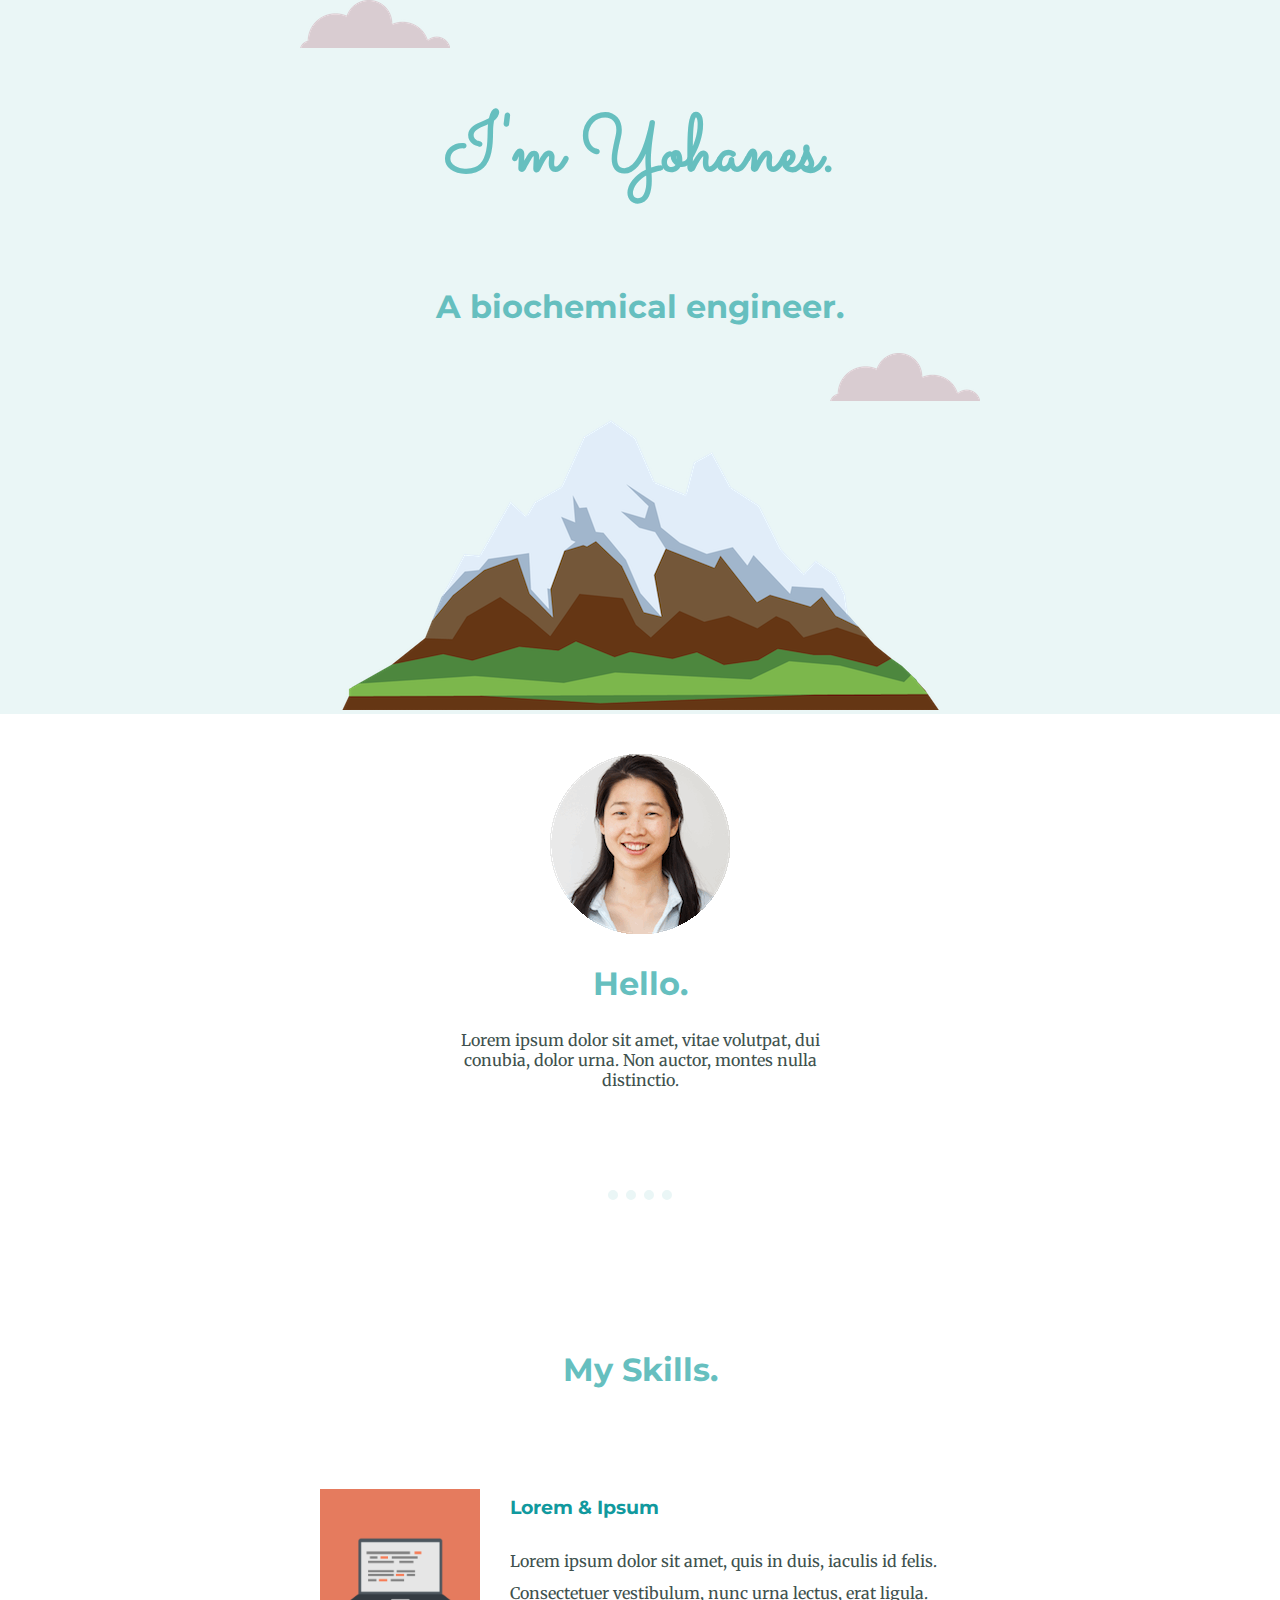
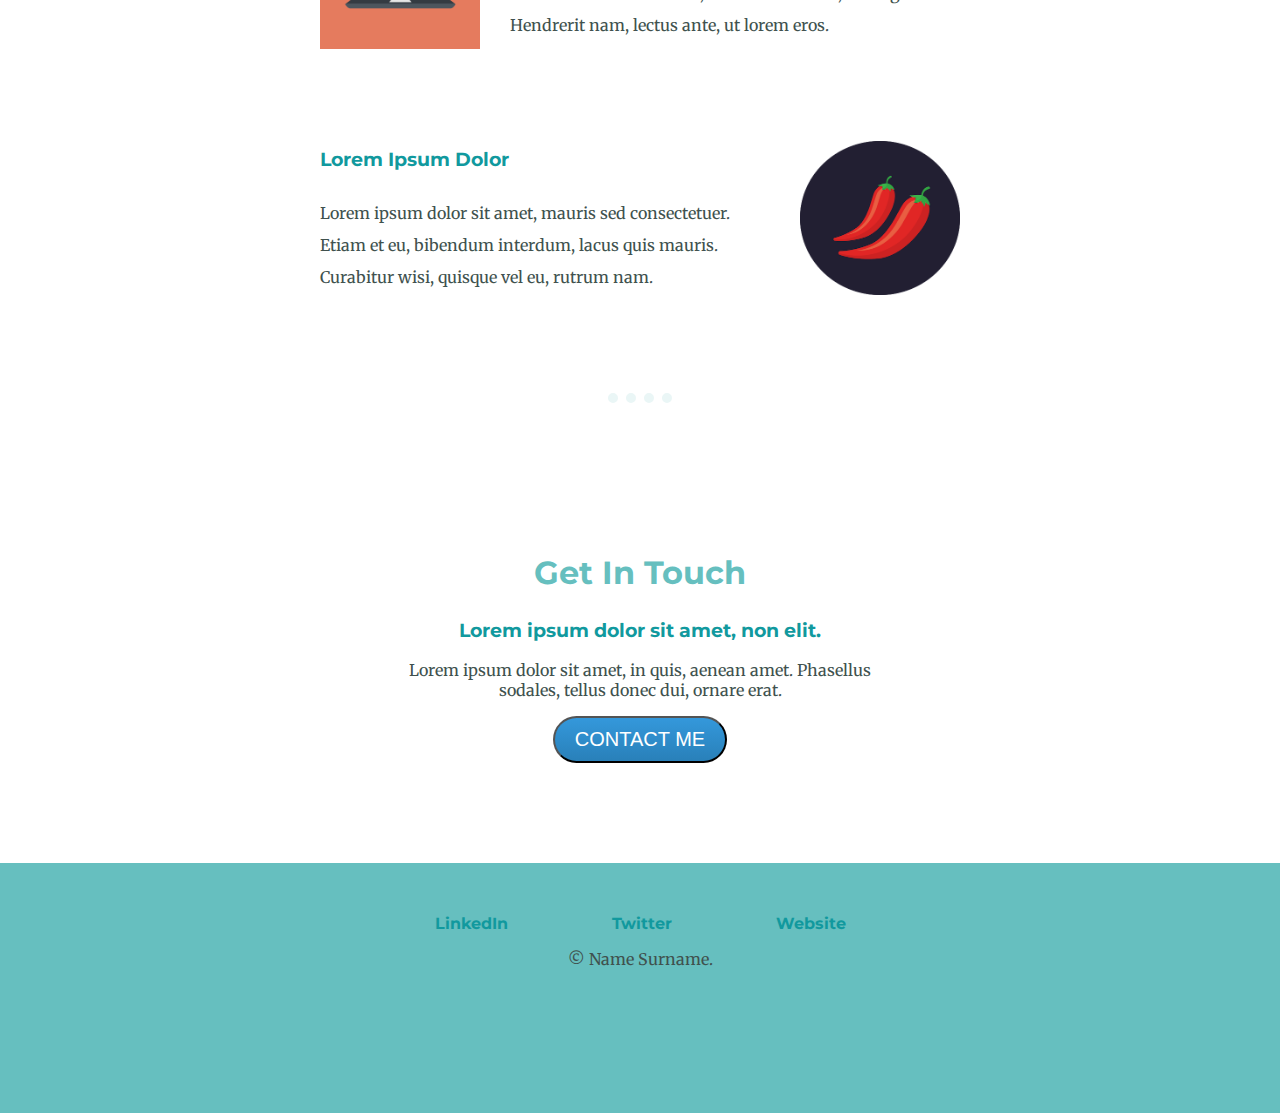
<file: index.html>
<!DOCTYPE html>
<html lang="en">

<head>
    <meta charset="UTF-8">
    <meta http-equiv="X-UA-Compatible" content="IE=edge">
    <meta name="viewport" content="width=device-width, initial-scale=1.0">
    <link rel="stylesheet" href="css/styles.css">
    <link rel="icon" href="assets/favicon.ico">
    <link rel="preconnect" href="https://fonts.gstatic.com/" crossorigin>
    <link href="https://fonts.googleapis.com/css?family=Montserrat&display=swap" rel="stylesheet">
    <link href="https://fonts.googleapis.com/css?family=Sacramento&display=swap" rel="stylesheet">
    <link href="https://fonts.googleapis.com/css?family=Merriweather&display=swap" rel="stylesheet">
    <title>Yohanes Theda</title>
</head>

<body>
    <div class="top-container">
        <img class="top-cloud" src="assets/cloud.png" alt="cloud-img">
        <br>
        <h1>I'm Yohanes.</h1>
        <h2>A biochemical engineer.</h2>
        <img class="bottom-cloud" src="assets/cloud.png" alt="cloud-img">
        <img class="mountain" src="assets/mountain.png" alt="mountain-img">
    </div>
    <div class="middle-container">
      <br>
      <br>
        <div class="profile">
          <img src="assets/angela.png" alt="">
          <h2>Hello.</h2>
          <p class="intro">Lorem ipsum dolor sit amet, vitae volutpat, dui conubia, dolor urna. Non auctor, montes nulla distinctio.</p>
        </div>
        <hr>
        <div class="skills">
          <h2>My Skills.</h2>
          <div class="skill-row">
            <img class="img-computer" src="assets/computer.png" alt="">
            <h3>Lorem & Ipsum</h3>
            <p class="skill-text">Lorem ipsum dolor sit amet, quis in duis, iaculis id felis. Consectetuer vestibulum, nunc urna lectus, erat ligula. Hendrerit nam, lectus ante, ut lorem eros.</p>
          </div>
          <div class="skill-row">
            <img class="img-chillies" src="assets/chillies.png" alt="">
            <h3>Lorem Ipsum Dolor</h3>
            <p class="skill-text">Lorem ipsum dolor sit amet, mauris sed consectetuer. Etiam et eu, bibendum interdum, lacus quis mauris. Curabitur wisi, quisque vel eu, rutrum nam.</p>
          </div>
        </div>
        <hr>
        <div class="contact-me">
          <h2>Get In Touch</h2>
          <h3>Lorem ipsum dolor sit amet, non elit.</h3>
          <p>Lorem ipsum dolor sit amet, in quis, aenean amet. Phasellus sodales, tellus donec dui, ornare erat.</p>
          <form>
            <button class="btn">CONTACT ME</button>
          </form>
        </div>
      </div>
      <br>
      <br>
      
      <div class="bottom-container">
        <a class="footer-link" href="https://www.linkedin.com/">LinkedIn</a>
        <a class="footer-link" href="https://twitter.com/">Twitter</a>
        <a class="footer-link" href="https://www.appbrewery.co/">Website</a>
        <p>© Name Surname.</p>
      </div>
      
</body>

</html>
</file>
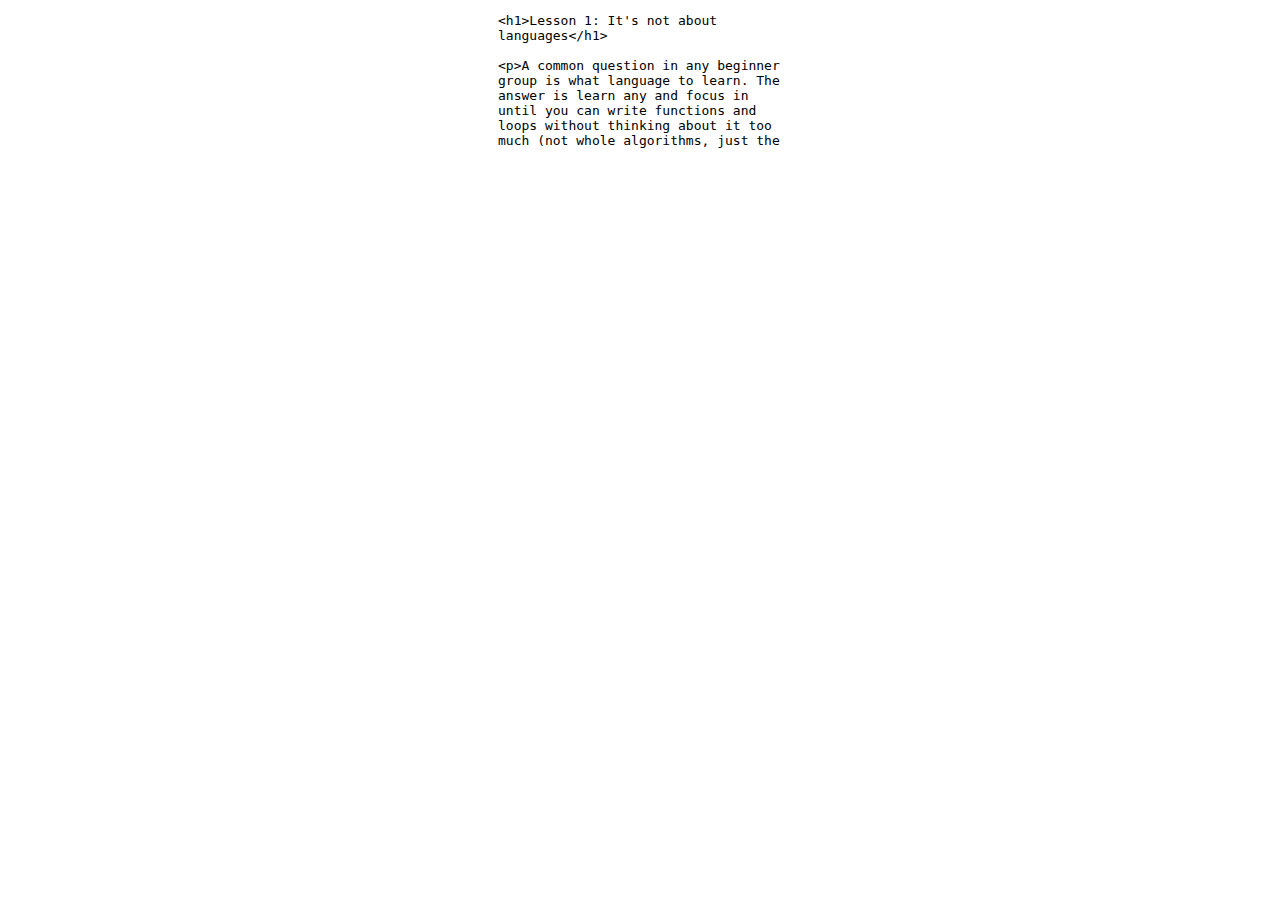
<file: portfolio.html>
<!DOCTYPE html>
<html lang="en">
<head>
    <meta charset="UTF-8">
    <meta http-equiv="X-UA-Compatible" content="IE=edge">
    <meta name="viewport" content="width=device-width, initial-scale=1.0">
    <title>Document</title>
    <link rel="stylesheet" href="css/styles.css">
    <link rel="icon" href="assets/favicon.ico">
    <link rel="preconnect" href="https://fonts.gstatic.com/" crossorigin>
    <link href="https://fonts.googleapis.com/css?family=Source Code Pro&display=swap" rel="stylesheet">
    <link href="https://fonts.googleapis.com/css?family=Sacramento&display=swap" rel="stylesheet">
</head>
<body>
    <div><object data="test.txt"></object></div>
</body>
</html>
</file>
<file: css/styles.css>
/*---------ELEMENTS---------*/

body {
    font-family: "Merriweather", serif;
    margin: 0;
    text-align: center;
    color: #40514E;
}

h1 {
    color: #66BFBF;
    font-family: "Sacramento", cursive;
    font-size: 5rem;
    line-height: 2;
}

h2 {
    color: #66BFBF;
    font-family: "Montserrat", sans-serif;
    font-size: 2em;
    font-weight: bold;
}

h3,
a {
    color: #11999E;
    font-family: "Montserrat", sans-serif;
}


hr {
    border-style: dotted none none none;
    border-width: 10px;
    height: 50px;
    width: 5%;
    border-color: #EAF6F6;
    margin: 100px auto;
}

/*---------CLASSES---------*/


.top-container {
    background-color: #EAF6F6;
    padding: 0;
    text-align: center;
}

.bottom-container {
    height: 150px;
    background-color: #66BFBF;
    padding: 50px;
}

.top-cloud {
    left: 300px;
    position: absolute;
}

.bottom-cloud {
    position: absolute;
    right: 300px;
}

.mountain {
    max-width: 70%;
    padding: 0;
}

.skill-row {
    margin: 100px auto;
    text-align: left;
    line-height: 2;
    width: 50%;
}

.img-computer {
    width: 25%;
    float: left;
    margin-right: 30px;
}

.img-chillies {
    width: 25%;
    float: right;
    margin-left: 30px;
}


.footer-link {
    color: #11999E;
    text-decoration: none;
    font-weight: bold;
    margin: 50px;
}

a.footer-link:hover{
    color:#EAF6F6;
}

.intro {
    width: 30%;
    margin: 0 auto;
}

.btn {
    background: #3498db;
    background-image: -webkit-linear-gradient(top, #3498db, #2980b9);
    background-image: -moz-linear-gradient(top, #3498db, #2980b9);
    background-image: -ms-linear-gradient(top, #3498db, #2980b9);
    background-image: -o-linear-gradient(top, #3498db, #2980b9);
    background-image: linear-gradient(to bottom, #3498db, #2980b9);
    -webkit-border-radius: 28;
    -moz-border-radius: 28;
    border-radius: 28px;
    font-family: Arial;
    color: #ffffff;
    font-size: 20px;
    padding: 10px 20px 10px 20px;
    text-decoration: none;
}

.btn:hover {
    background: #3cb0fd;
    background-image: -webkit-linear-gradient(top, #3cb0fd, #3498db);
    background-image: -moz-linear-gradient(top, #3cb0fd, #3498db);
    background-image: -ms-linear-gradient(top, #3cb0fd, #3498db);
    background-image: -o-linear-gradient(top, #3cb0fd, #3498db);
    background-image: linear-gradient(to bottom, #3cb0fd, #3498db);
    text-decoration: none;
}

.contact-me{
    margin:40px auto 60px;
    width: 40%;
}
</file>
